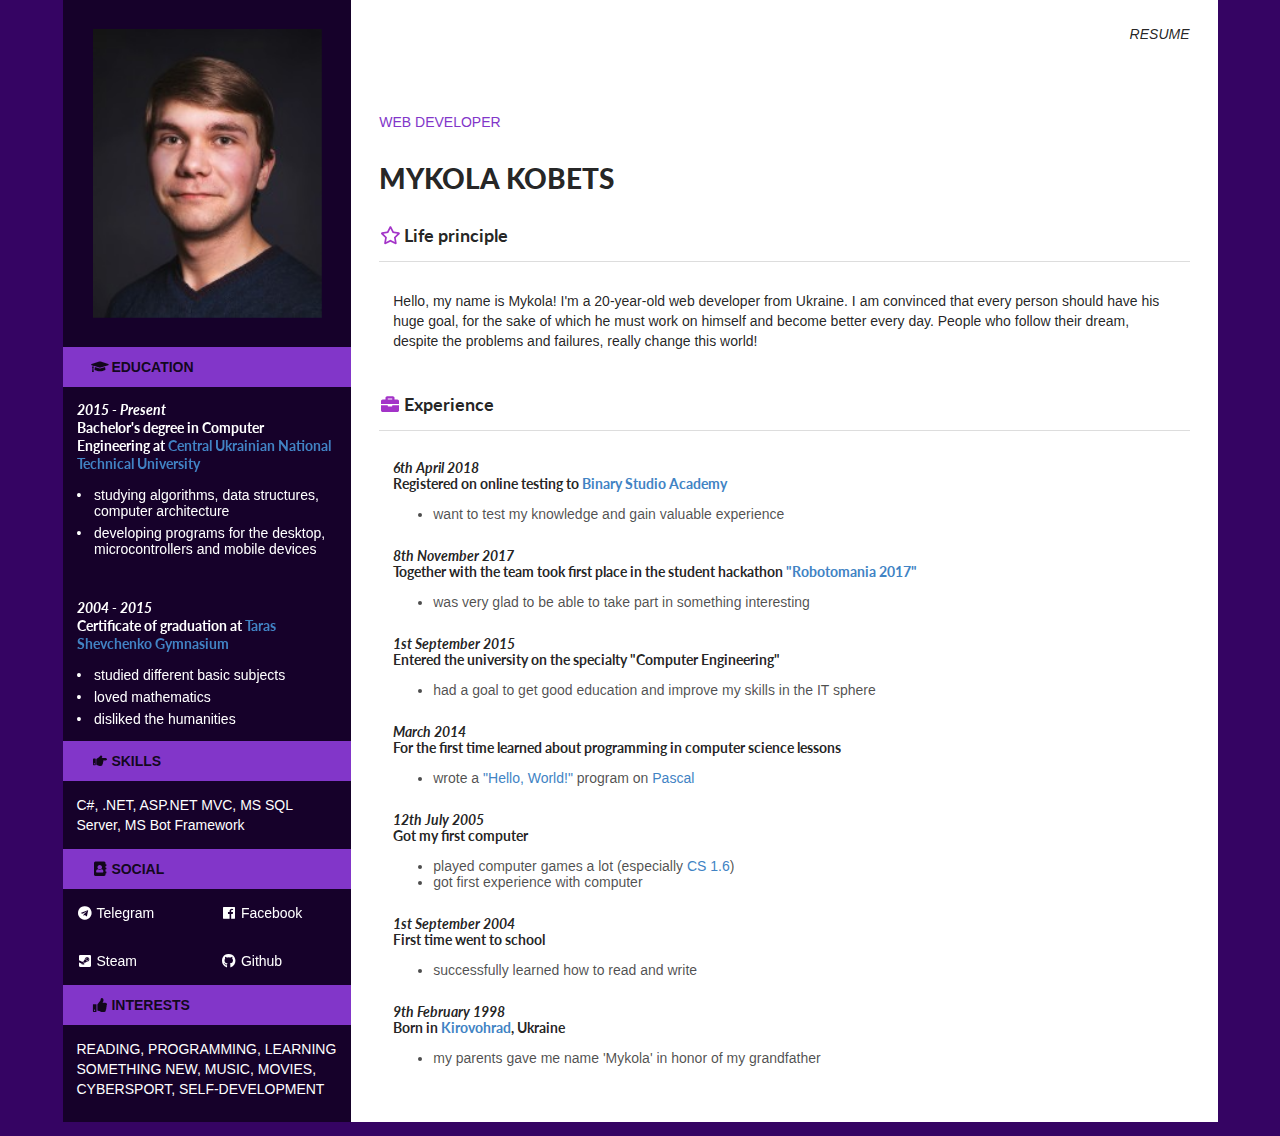
<file: index.html>
<!DOCTYPE html>
<html lang="en">
  <head>
    <meta charset="UTF-8">
    <meta name="viewport" content="width=device-width, initial-scale=1, shrink-to-fit=no">
    <link rel="me" href="mailto:nicko9298@gmail.com">
    <link rel="icon" sizes="192x192" href="icons/icon.png">
    <meta name="theme-color" content="#4285f4">
    <meta name="description" content="This is resume of Mykola Kobets">
    <meta name="google" content="notranslate">
    <link rel="stylesheet" href="semantic-ui/semantic.min.css">
    <link rel="stylesheet" href="css/style.css">
    <title>Mykola Kobets — Résumé</title>
  </head>
  <body>
    <div class="ui container">
        <div class="ui grid doubling stackable">
            <div class="column four wide left-sidebar">
              <div class="row">
                  <div class="ui container medium fluid image">
                    <svg width="150" height="150">
                      <image href="img/photo.png" x="0" y="0" width="100%" height="100%"></image>
                    </svg>
                  </div>
              </div>
              <div class="row part">  
                  <span><i class="graduation cap icon"></i><b>EDUCATION</b></span>
              </div>
              <div class="row">
                <div class="container info">
                    <div class="ui basic segment">
                        <h5><em>2015 - Present</em><br>Bachelor's degree in Сomputer Еngineering at <a href="http://www.kntu.kr.ua/">Central Ukrainian National Technical University</a></h5>
                        <div class="ui bulleted list">
                            <div class="item">studying algorithms, data structures, computer architecture</div>
                            <div class="item">developing programs for the desktop, microcontrollers and mobile devices</div>
                        </div>
                    </div>
                    <div class="ui basic segment">
                        <h5><em>2004 - 2015</em><br>Certificate of graduation at <a href="http://gimnaziya-im-shevchenka.kr.ua/">Taras Shevchenko Gymnasium</a></h5>
                        <div class="ui bulleted list">
                            <div class="item">studied different basic subjects</div>
                            <div class="item">loved mathematics</div>
                            <div class="item">disliked the humanities</div>
                        </div>
                    </div>
                </div>
              </div>
              <div class="row part">    
                  <span><i class="hand point right icon"></i><b>SKILLS</b></span>
              </div>
              <div class="row">
                <div class="container info">
                  <div class="ui basic segment">
                    <p>C#, .NET, ASP.NET MVC, MS SQL Server, MS Bot Framework</p>
                  </div>
                </div>
              </div>
              <div class="row part">
                  <span><i class="address book icon"></i><b>SOCIAL</b></span>
              </div>
              <div class="row">
                <div class="container info">
                  <div class="ui basic segment">
                    <div class="ui equal width grid">
                      <div class="ui row">
                          <div class="ui column fluid"><a class="contact" href="https://t.me/NeverNight"><i class="telegram icon"></i>Telegram</a></div>
                          <div class="ui column fluid"><a class="contact" href="https://www.facebook.com/profile.php?id=100021973038913"><i class="facebook icon"></i>Facebook</a></div>
                      </div>
                      <div class="ui row">
                          <div class="ui column fluid"><a class="contact" href="https://steamcommunity.com/id/your_neverending_nightmare"><i class="steam square icon"></i>Steam</a></div>
                          <div class="ui column fluid"><a class="contact" href="https://github.com/NeverN1ght"><i class="github icon"></i>Github</a></div>
                      </div>
                    </div>
                  </div>
                </div>
              </div>
              <div class="row part">
                  <span><i class="thumbs up icon"></i><b>INTERESTS</b></span>
              </div>
              <div class="row">
                <div class="container info">
                  <div class="ui basic segment">
                    <p>READING, PROGRAMMING, LEARNING SOMETHING NEW, MUSIC, MOVIES, CYBERSPORT, SELF-DEVELOPMENT</p>
                  </div>
                </div>
              </div>
            </div>
            <div id="main" class="column twelve wide">
              <div class="row">
                <div id="top-first" class="container">
                  <div class="ui right aligned basic segment"><p><em>RESUME</em></p></div>
                </div>
                <div id="top-second" class="container">
                  <div class="ui left aligned basic segment"><p class="purple">WEB DEVELOPER</p></div>
                </div>
                <div class="container">
                  <div class="ui left aligned basic segment"><h1><b>MYKOLA KOBETS</b></h1></div>
                </div>
              </div>
              <div class="row">
                <div class="ui basic segment">
                  <h3><i class="star outline icon purple"></i>Life principle</h3>
                  <div class="ui divider"></div>
                  <div class="ui basic segment"><p>Hello, my name is Mykola! I'm a 20-year-old web developer from Ukraine. I am convinced that every person should have his huge goal, for the sake of which he must work on himself and become better every day. People who follow their dream, despite the problems and failures, really change this world!</p></div>
                </div>
              </div>
              <div class="row">
                <div class="ui basic segment">
                  <h3><i class="briefcase icon purple"></i>Experience</h3>
                  <div class="ui divider"></div>
                  <div class="ui basic segment">
                    <div class="ui relaxed list">
                      <div class="item">
                        <div class="content">
                          <div class="header"><em>6th April 2018</em><br>Registered on online testing to <a href="https://academy.binary-studio.com">Binary Studio Academy</a></div>
                          <div class="description">
                            <ul>
                              <li>want to test my knowledge and gain valuable experience</li>
                            </ul>
                          </div>
                        </div>
                      </div>
                      <div class="item">
                        <div class="content">
                          <div class="header"><em>8th November 2017</em><br>Together with the team took first place in the student hackathon <a href="http://it-kntu.kr.ua/2017/11/11/pershyj-u-tsntu-hakaton-robotomania-2017/">"Robotomania 2017"</a></div>
                          <div class="description">
                            <ul>
                              <li>was very glad to be able to take part in something interesting</li>
                            </ul>
                          </div>
                        </div>
                      </div>
                      <div class="item">
                        <div class="content">
                          <div class="header"><em>1st September 2015</em><br>Еntered the university on the specialty "Computer Engineering"</div>
                          <div class="description">
                            <ul>
                              <li>had a goal to get good education and improve my skills in the IT sphere</li>
                            </ul>
                          </div>
                        </div>
                      </div>
                      <div class="item">
                        <div class="content">
                          <div class="header"><em>March 2014</em><br>For the first time learned about programming in computer science lessons</div>
                          <div class="description">
                            <ul>
                              <li>wrote a <a href="https://en.wikipedia.org/wiki/%22Hello,_World!%22_program">"Hello, World!"</a> program on <a href="https://en.wikipedia.org/wiki/Pascal_(programming_language)">Pascal</a></li>
                            </ul>
                          </div>
                        </div>
                      </div>
                      <div class="item">
                        <div class="content">
                          <div class="header"><em>12th July 2005</em><br>Got my first computer</div>
                          <div class="description">
                            <ul>
                              <li>played computer games a lot (especially <a href="https://en.wikipedia.org/wiki/Counter-Strike_(video_game)">CS 1.6</a>)</li>
                              <li>got first experience with computer</li>
                            </ul>
                          </div>
                        </div>
                      </div>
                      <div class="item">
                        <div class="content">
                          <div class="header"><em>1st September 2004</em><br>First time went to school</div>
                          <div class="description">
                            <ul>
                              <li>successfully learned how to read and write</li>
                            </ul>
                          </div>
                        </div>
                      </div>
                      <div class="item">
                        <div class="content">
                          <div class="header"><em>9th February 1998</em><br>Born in <a href="https://en.wikipedia.org/wiki/Kropyvnytskyi">Kirovohrad</a>, Ukraine</div>
                          <div class="description">
                            <ul>
                              <li>my parents gave me name 'Mykola' in honor of my grandfather</li>
                            </ul>
                          </div>
                        </div>
                      </div>
                    </div>
                  </div>
                </div>
            </div>
        </div>
      </div>
    </div>
    <script src="semantic-ui/semantic.min.js"></script>
  </body>
</html>
</file>
<file: css/style.css>
body {
    background-color: rgb(53, 4, 99);
    font-family: 'Lucida Sans', 'Lucida Sans Regular', 'Lucida Grande', 'Lucida Sans Unicode', Geneva, Verdana, sans-serif;
}

#main {
    background-color: #fff;
}

.left-sidebar {
    padding: 0!important;  
    background-color: rgba(0, 0, 0, 0.568); 
}

.image {
    margin-top: 15%;
    margin-bottom: 10%;
}

.part {
    background-color: rgb(130, 54, 201);
    padding: 10px;
    padding-left: 10%;
}

#top-first {
    margin-top: 10px;
}

#top-second {
    margin-top: 40px;   
}

.info {
    color: #fff;
}

.contact {
    color: #fff;
    text-decoration: none;
}

.purple {
    color: rgb(130, 54, 201);
}
</file>
